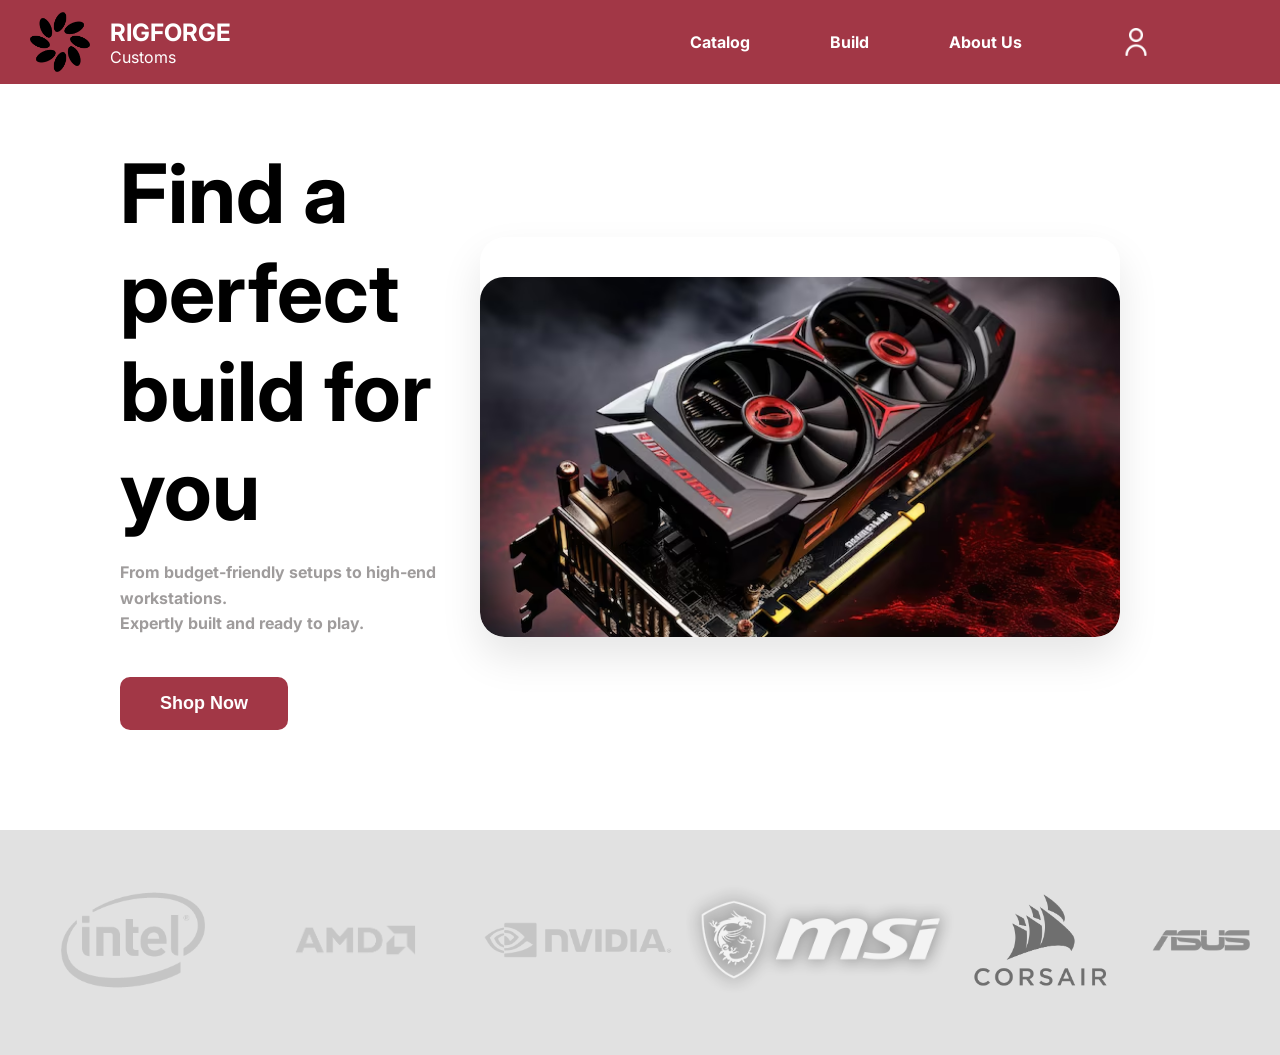
<file: RigForge Website/rigforge.html>
<html>

<head>
    <meta charset="UTF-8">
    <title>Rigforge Customs</title>
    <link rel="icon" type="image/x-icon" href="assets/rigforgeHeadLogo.png">
    <link rel="stylesheet" href="rigstyles.css">

    <link href="https://fonts.googleapis.com/css2?family=Inter:ital,opsz,wght
    @0,14..32,100..900;1,14..32,100..900&family=Montserrat:ital,
    wght@0,100..900;1,100..900&display=swap" rel="stylesheet">

</head>

<body>
    <a href="rigforge.html" class="redirectHome">
        <div class="headerBar">
            <img src="assets/rigforge.png" alt="Rigforge Logo">
            <div class="textOverlap">
                <h2>RIGFORGE</h2>
                <span>Customs</span>
            </div>
    </a>
    <div class="navigator">
        <div class="navItems">
            <a href="rigforgeCatalog.html">Catalog</a>
            <a href="rigforgeBuildPage.html">Build</a>
            <a href="rigforgeAboutUs.html">About Us</a>
            <a id="userNavBtn" href="rigforgeLogin.html"><img src="assets/user.png" alt="user"></a>
        </div>
    </div>
    </div>


    <div class="homeContent">

        <div class="leftHome">
            <span>Find a perfect build for you</span>
            <div class="biotext">
                <p>From budget-friendly setups to high-end workstations.</p>
                <p>Expertly built and ready to play.</p>
            </div>

            <div class="CTA">
                <button type="button" onclick="window.location.href='rigforgeCatalog.html'">
                    Shop Now
                </button>
            </div>
        </div>

        <div class="rightHome">
            <img src="assets/gpuHome.avif" alt="homeImage">
        </div>
    </div>

    <div class="brandShowcase">
        <img src="assets/intel.png" alt="Intel">
        <img src="assets/amd.png" alt="AMD">
        <img src="assets/nvidia.webp" alt="NVIDIA">
        <img src="assets/msi.png" alt="MSI">
        <img src="assets/corsair.png" alt="Corsair">
        <img src="assets/asus.png" alt="ASUS" height:150px;>
        <img src="assets/kingston.png" alt="Kingston">
    </div>
</body>


<script src="rigforge.js"></script>
</html>
</file>
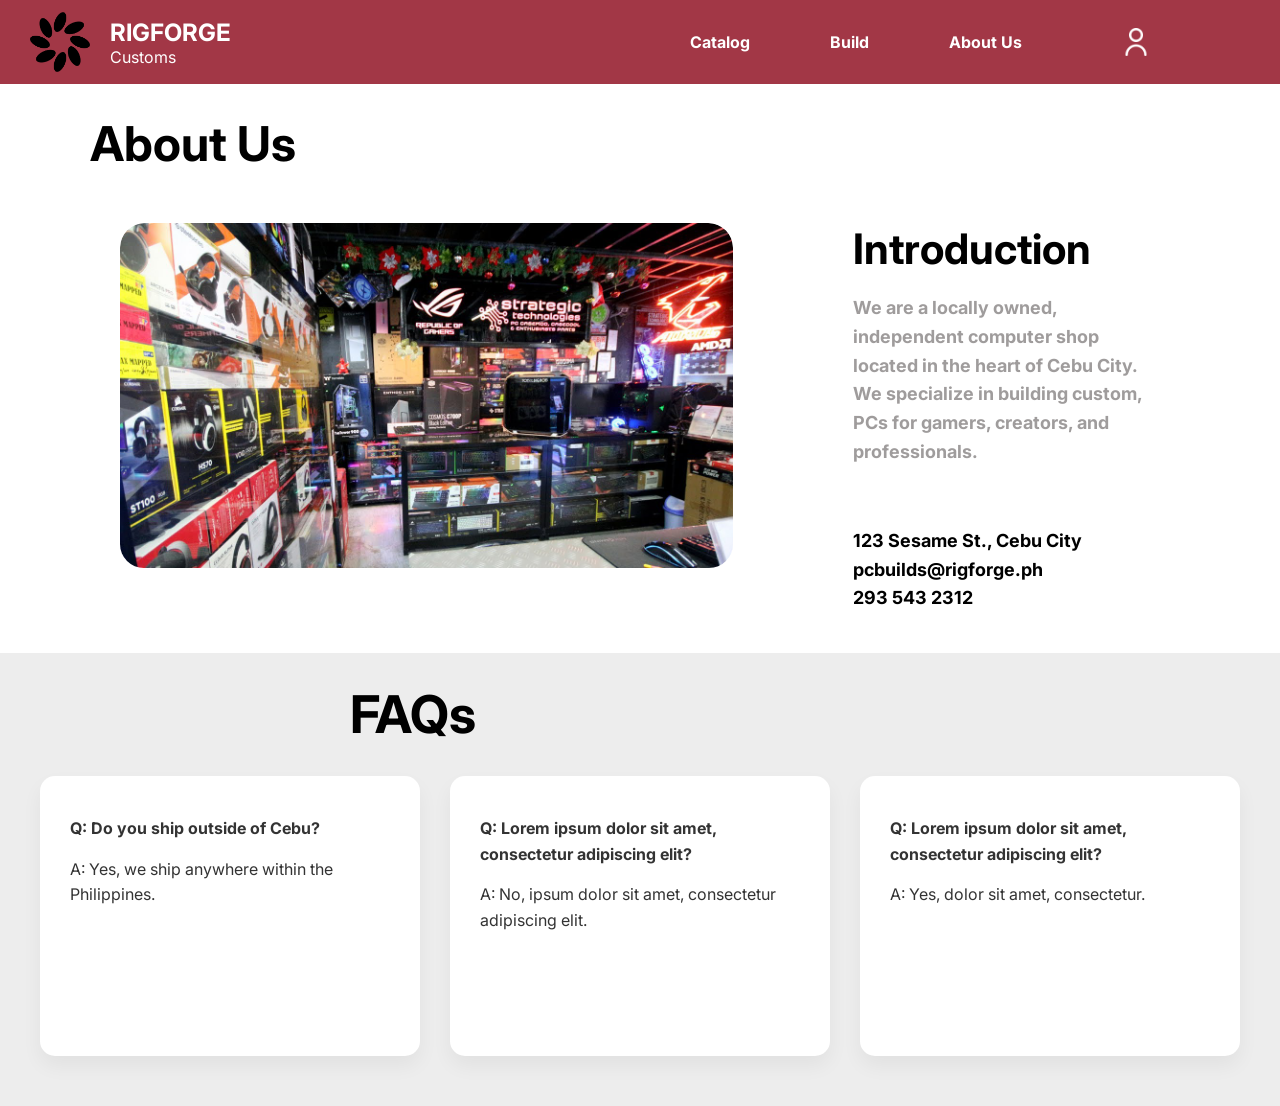
<file: RigForge Website/rigforgeAboutUs.html>
<html>

<head>
    <meta charset="UTF-8">
    <title>About Us | Rigforge Customs</title>
    <link rel="icon" type="image/x-icon" href="assets/rigforgeHeadLogo.png">
    <link rel="stylesheet" href="rigstyles.css">

    <link href="https://fonts.googleapis.com/css2?family=Inter:ital,opsz,wght
    @0,14..32,100..900;1,14..32,100..900&family=Montserrat:ital,
    wght@0,100..900;1,100..900&display=swap" rel="stylesheet">

</head>

<body>
    <a href="rigforge.html" class="redirectHome">
        <div class="headerBar">
            <img src="assets/rigforge.png" alt="Rigforge Logo">
            <div class="textOverlap">
                <h2>RIGFORGE</h2>
                <span>Customs</span>
            </div>
    </a>
    <div class="navigator">
        <div class="navItems">
            <a href="rigforgeCatalog.html">Catalog</a>
            <a href="rigforgeBuildPage.html">Build</a>
            <a href="rigforgeAboutUs.html">About Us</a>
            <a id="userNavBtn" href="rigforgeLogin.html"><img src="assets/user.png" alt="user"></a>
        </div>
    </div>
    </div>

    <div class="headText">
        <span>About Us</span>
    </div>

    <div class="aboutIntro">
        <div class="leftAbout">
            <img src="assets/pcstore.jpg" alt="homeImage">
        </div>

        <div class="rightAbout">
            <h2>Introduction</h2>
            <span>We are a locally owned, independent computer shop located in the heart of Cebu City. We specialize in building custom, PCs for gamers, creators, and professionals.</span>

            <div class="contactInfo">
                <p>123 Sesame St., Cebu City</p>
                <p>pcbuilds@rigforge.ph</p>
                <p>293 543 2312</p>
            </div>

        </div>
    </div>

    <div id="FAQ">
        <div id="FAQ">
            <div class="questionsTitle">
                <span>FAQs</span>
            </div>

            <div class="question">
                <div class="questionCard">
                    <p><strong>Q: Do you ship outside of Cebu?</strong></p>
                    <p>A: Yes, we ship anywhere within the Philippines.</p>
                </div>
                <div class="questionCard">
                    <p><strong>Q: Lorem ipsum dolor sit amet, consectetur adipiscing elit?</strong></p>
                    <p>A: No, ipsum dolor sit amet, consectetur adipiscing elit.</p>
                </div>
                <div class="questionCard">
                    <p><strong>Q: Lorem ipsum dolor sit amet, consectetur adipiscing elit?</strong></p>
                    <p>A: Yes, dolor sit amet, consectetur.</p>
                </div>
            </div>
        </div>
    </div>




<script src="rigforge.js"></script>

</body>



</html>
</file>
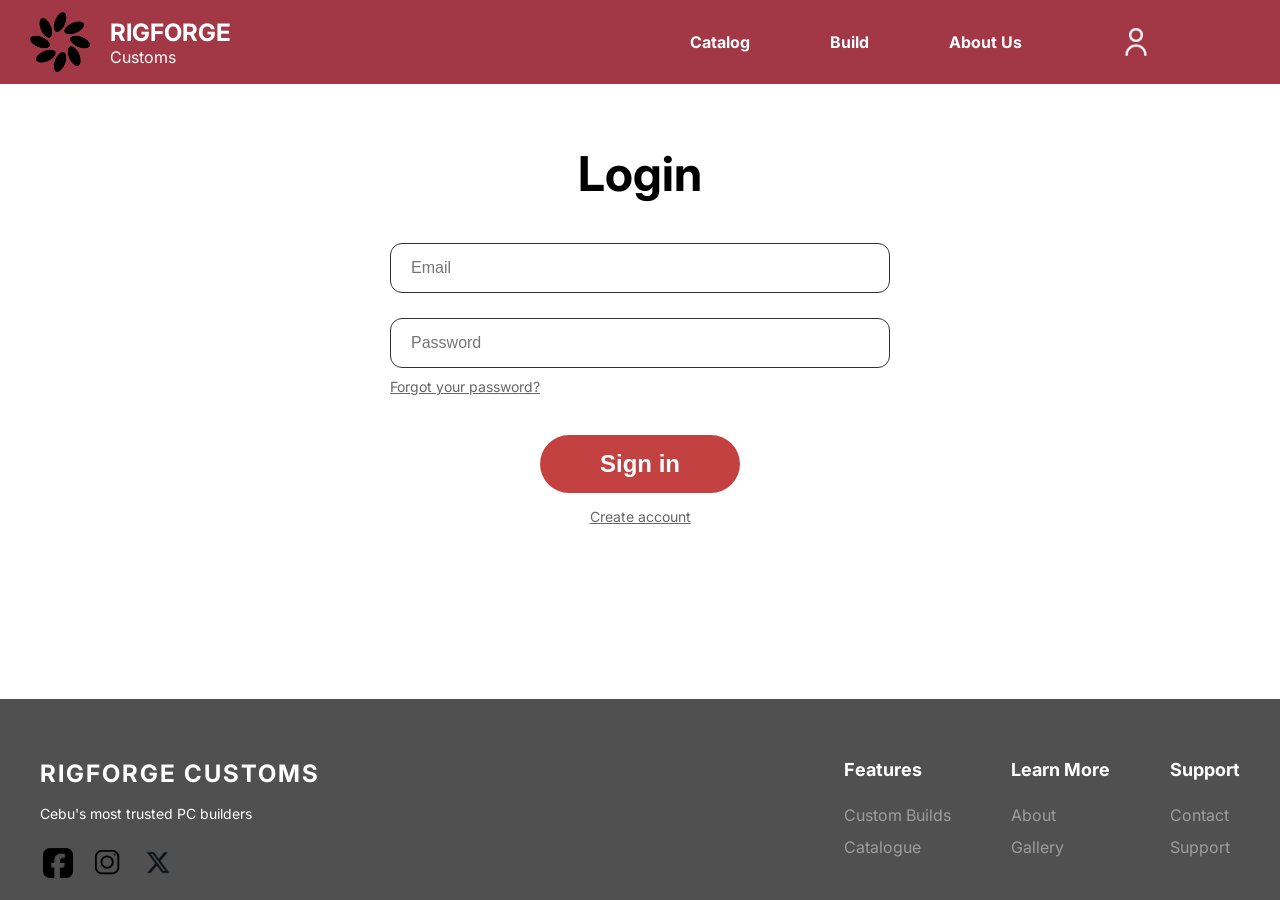
<file: RigForge Website/rigforgeAccount.html>
<html>

<head>
    <title>Account | Rigforge Customs</title>
    <link rel="icon" type="image/x-icon" href="assets/rigforgeHeadLogo.png">
    <link rel="stylesheet" href="rigstyles.css">

    <link href="https://fonts.googleapis.com/css2?family=Inter:ital,opsz,wght
    @0,14..32,100..900;1,14..32,100..900&family=Montserrat:ital,
    wght@0,100..900;1,100..900&display=swap" rel="stylesheet">

</head>

<body>
    <!-- Header -->
    <a href="rigforge.html" class="redirectHome">
        <div class="headerBar">
            <img src="assets/rigforge.png" alt="Rigforge Logo">
            <div class="textOverlap">
                <h2>RIGFORGE</h2>
                <span>Customs</span>
            </div>
    </a>

    <div class="navigator">
        <div class="navItems">
            <a href="rigforgeCatalog.html">Catalog</a>
            <a href="rigforgeBuildPage.html">Build</a>
            <a href="rigforgeAboutUs.html">About Us</a>
            <a id="userNavBtn" href="rigforgeLogin.html"><img src="assets/user.png" alt="user"></a>
        </div>
    </div>
    </div>

    <!-- Start of Content here-->

<main class="account-page">
    <h1>My Account</h1>

    <div class="account-section">
        <h3>Account Details</h3>
        <button class="edit-btn" id="editBtn">Edit</button>
        <table class="details-table">
            <tr>
                <td>Name:</td>
                <td id="user-name"></td>
            </tr>
            <tr>
                <td>Email:</td>
                <td id="user-email"></td>
            </tr>
            <tr>
                <td>Address:</td>
                <td id="user-address"></td>
            </tr>
            <tr>
                <td>Address 2:</td>
                <td id="user-address2"></td>
            </tr>
        </table>
        <div class="edit-actions" id="editActions">
            <span class="save-toast" id="saveToast">&#10003; Saved</span>
            <button class="cancel-btn" id="cancelBtn">Cancel</button>
            <button class="save-btn" id="saveBtn">Save Changes</button>
        </div>
    </div>

    <div class="order-section">
        <h3>Order History</h3>
        <p>You haven't placed an order yet...</p>
    </div>

    <div class="logout-container">
        <a href="#" class="logout-link">Logout</a>
    </div>
</main>



    <footer>
        <div class="footerContainer">
            <div class="footerBrand">
                <div class="titleText">
                    <h2>RIGFORGE CUSTOMS</h2>
                </div>
                <p>Cebu's most trusted PC builders</p>
                <div class="socialPlaceholders">
                    <div class="socialCircle"><a href="#"><img src="assets/facebook.webp"></a></div>
                    <div class="socialCircle"><a href="#"><img src="assets/insta.png"></a></div>
                    <div class="socialCircle"><a href="#"><img src="assets/x.png"></a></div>
                </div>
            </div>

            <div class="footerLinks">
                <h3>Features</h3>
                <a href="rigforgeBuildPage.html">Custom Builds</a>
                <a href="rigforgeCatalog.html">Catalogue</a>
            </div>

            <div class="footerLinks">
                <h3>Learn More</h3>
                <a href="rigforgeAboutUs.html">About</a>
                <a href="rigforgeBuildPage.html">Gallery</a>
            </div>
            <div class="footerLinks">
                <h3>Support</h3>
                <a href="rigforgeAboutUs.html">Contact</a>
                <a href="rigforgeAboutUs.html">Support</a>
            </div>



        </div>

    </footer>


    <script src="rigforge.js"></script>
</body>



</html>
</file>
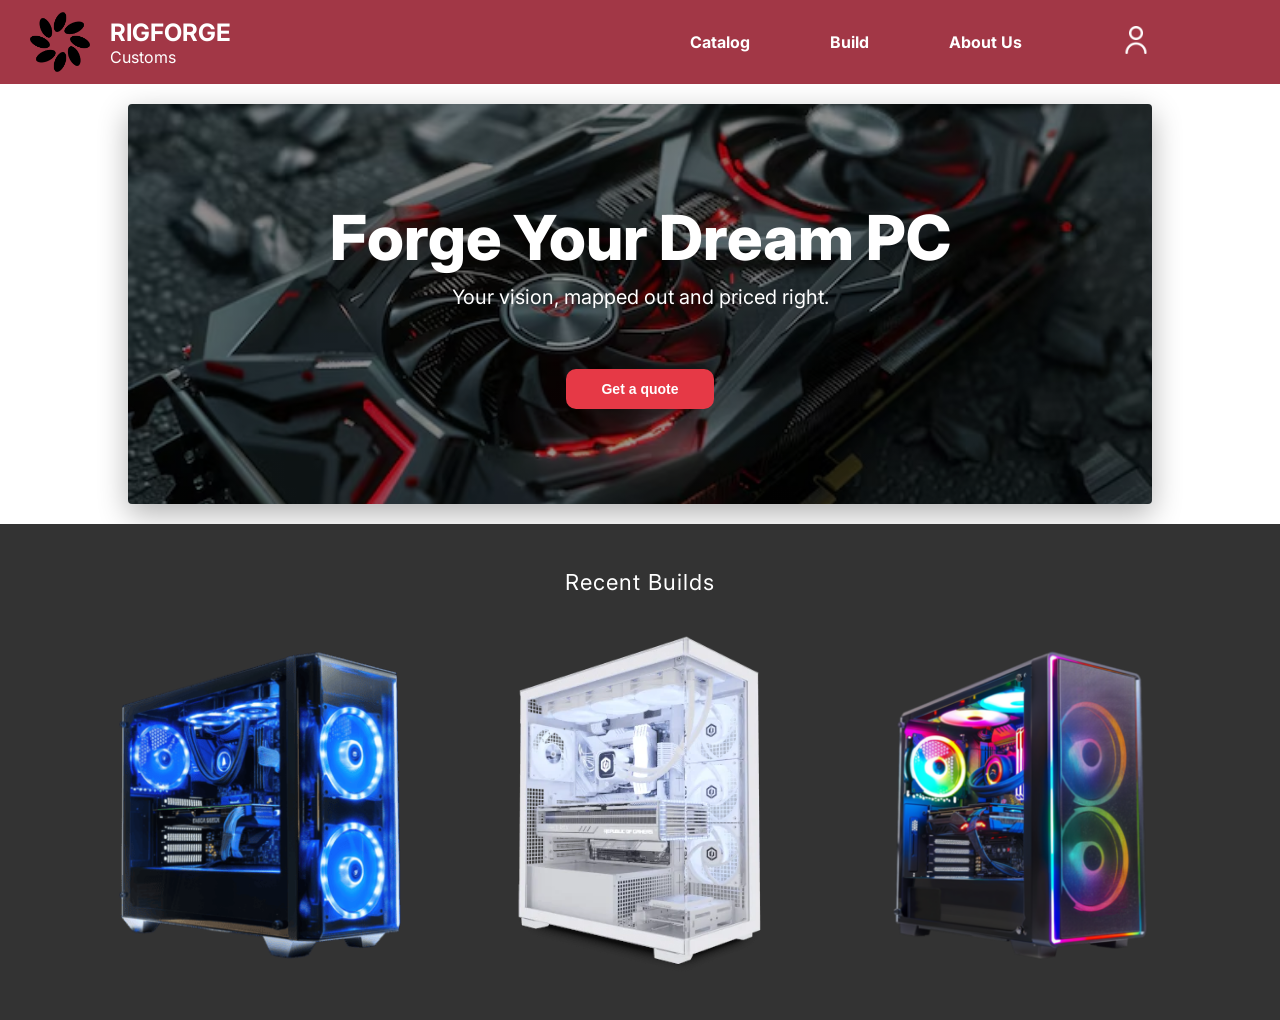
<file: RigForge Website/rigforgeBuildPage.html>
<!DOCTYPE html>
<html lang="en">
<head>
    <meta charset="UTF-8">
    <title>Build | Rigforge Customs</title>
    <link rel="icon" type="image/x-icon" href="assets/rigforgeHeadLogo.png">
    <link rel="stylesheet" href="rigstyles.css">
    <link href="https://fonts.googleapis.com/css2?family=Inter:ital,opsz,wght@0,14..32,100..900;1,14..32,100..900&family=Montserrat:ital,wght@0,100..900;1,100..900&display=swap" rel="stylesheet">
</head>
<body class="force-no-scroll">

    <header class="headerBar">
        <a href="rigforge.html" class="redirectHome">
            <img src="assets/rigforge.png" alt="Rigforge Logo">
            <div class="textOverlap">
                <h2>RIGFORGE</h2>
                <span>Customs</span>
            </div>
        </a>
        <div class="navigator">
            <div class="navItems">
                <a href="rigforgeCatalog.html">Catalog</a>
                <a href="rigforgeBuildPage.html">Build</a>
                <a href="rigforgeAboutUs.html">About Us</a>
                <a id="userNavBtn" href="rigforgeLogin.html"><img src="assets/user.png" alt="user"></a>
            </div>
        </div>
    </header>

    <main>
        <section class="buildHero">
            <div class="heroContent">
                <h1>Forge Your Dream PC</h1>
                <p>Your vision, mapped out and priced right.</p>
                <button onclick="window.location.href='rigforgeQuotation.html'" class="quoteBuildBtn">Get a quote</button>
            </div>
        </section>
    </main>

    <section class="recentBuilds">
        <h3>Recent Builds</h3>
    <div class="build">
        <div class="buildsContainer">
            <div class="buildItem"><img src="assets/recbuild1.png" alt="Build 1"></div>
            <div class="buildItem"><img src="assets/recbuild2.png" alt="Build 2"></div>
            <div class="buildItem"><img src="assets/recbuild3.png" alt="Build 3"></div>
        </div>
    </div>
    </section>
<script src="rigforge.js"></script>
</body>
</html>
</file>
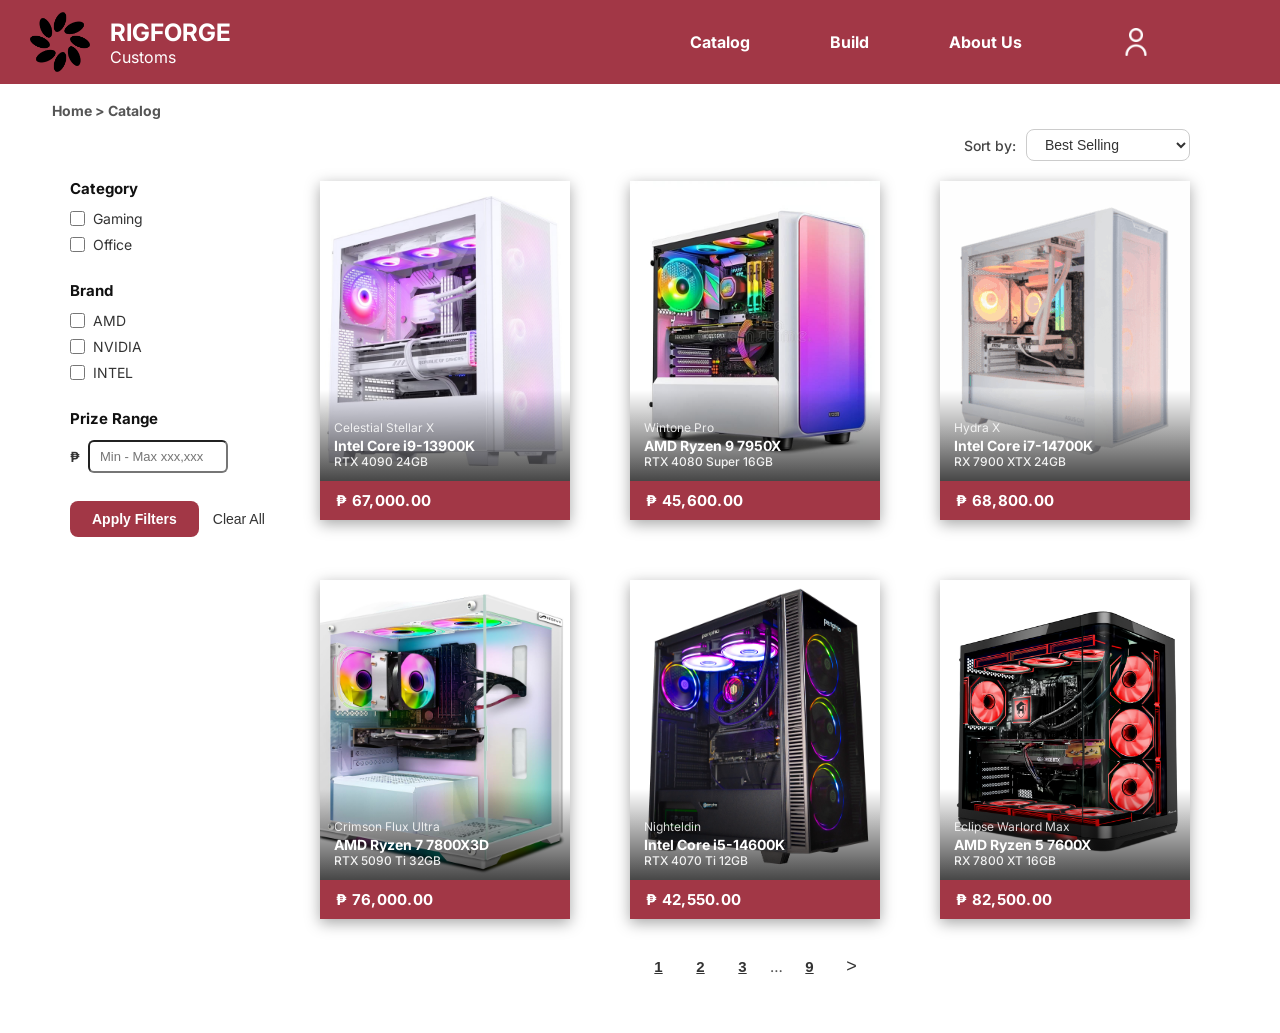
<file: RigForge Website/rigforgeCatalog.html>
<html>

<head>
    <meta charset="UTF-8">
    <title>Catalog | Rigforge Customs</title>
    <link rel="icon" type="image/x-icon" href="assets/rigforgeHeadLogo.png">
    <link rel="stylesheet" href="rigstyles.css">

    <link href="https://fonts.googleapis.com/css2?family=Inter:ital,opsz,wght
    @0,14..32,100..900;1,14..32,100..900&family=Montserrat:ital,
    wght@0,100..900;1,100..900&display=swap" rel="stylesheet">

</head>

<body class="force-no-scroll">
    <a href="rigforge.html" class="redirectHome">
        <div class="headerBar">
            <img src="assets/rigforge.png" alt="Rigforge Logo">
            <div class="textOverlap">
                <h2>RIGFORGE</h2>
                <span>Customs</span>
            </div>
    </a>
    <div class="navigator">
        <div class="navItems">
            <a href="rigforgeCatalog.html">Catalog</a>
            <a href="rigforgeBuildPage.html">Build</a>
            <a href="rigforgeAboutUs.html">About Us</a>
            <a id="userNavBtn" href="rigforgeLogin.html"><img src="assets/user.png" alt="user"></a>
        </div>
    </div>
    </div>

    <div class="catalogWrapper">

        <div class="redirection">
            <a href="rigforge.html">Home</a> &gt; Catalog
        </div>

        <div class="catalogMain">

            <aside class="catalogSidebar">

                <div class="filterGroup">
                    <h4>Category</h4>
                    <label class="filterOption">
                        <input type="checkbox" data-filter="category" value="Gaming"> Gaming
                    </label>
                    <label class="filterOption">
                        <input type="checkbox" data-filter="category" value="Office"> Office
                    </label>
                </div>

                <div class="filterGroup">
                    <h4>Brand</h4>
                    <label class="filterOption">
                        <input type="checkbox" data-filter="brand" value="AMD"> AMD
                    </label>
                    <label class="filterOption">
                        <input type="checkbox" data-filter="brand" value="NVIDIA"> NVIDIA
                    </label>
                    <label class="filterOption">
                        <input type="checkbox" data-filter="brand" value="INTEL"> INTEL
                    </label>
                </div>

                <div class="priceRangeGroup">
                    <h4>Prize Range</h4>
                    <div class="priceInputRow">
                        <span>&#8369;</span>
                        <input type="text" class="priceInput" placeholder="Min - Max xxx,xxx">
                    </div>
                </div>

                <div class="filterActions">
                    <button class="applyBtn">Apply Filters</button>
                    <button class="clearBtn">Clear All</button>
                </div>

            </aside>

            <div class="catalogContent">

                <div class="sortBar">
                    <label>Sort by:</label>
                    <select class="sortSelect" id="sortSelect">
                        <option value="best">Best Selling</option>
                        <option value="low">Price: Low to High</option>
                        <option value="high">Price: High to Low</option>
                        <option value="newest">Newest</option>
                    </select>
                </div>


                <div class="productGrid" id="productGrid"></div>

                <div class="numberBar">
                    <button class="pageBtn active">1</button>
                    <button class="pageBtn">2</button>
                    <button class="pageBtn">3</button>
                    <span class="pageDots">&#8230;</span>
                    <button class="pageBtn">9</button>
                    <button class="pageArrow">&#62;</button>
                </div>

            </div>

        </div>

    </div>

 
    <script src="rigforge.js"></script>

</body>

</html>
</file>
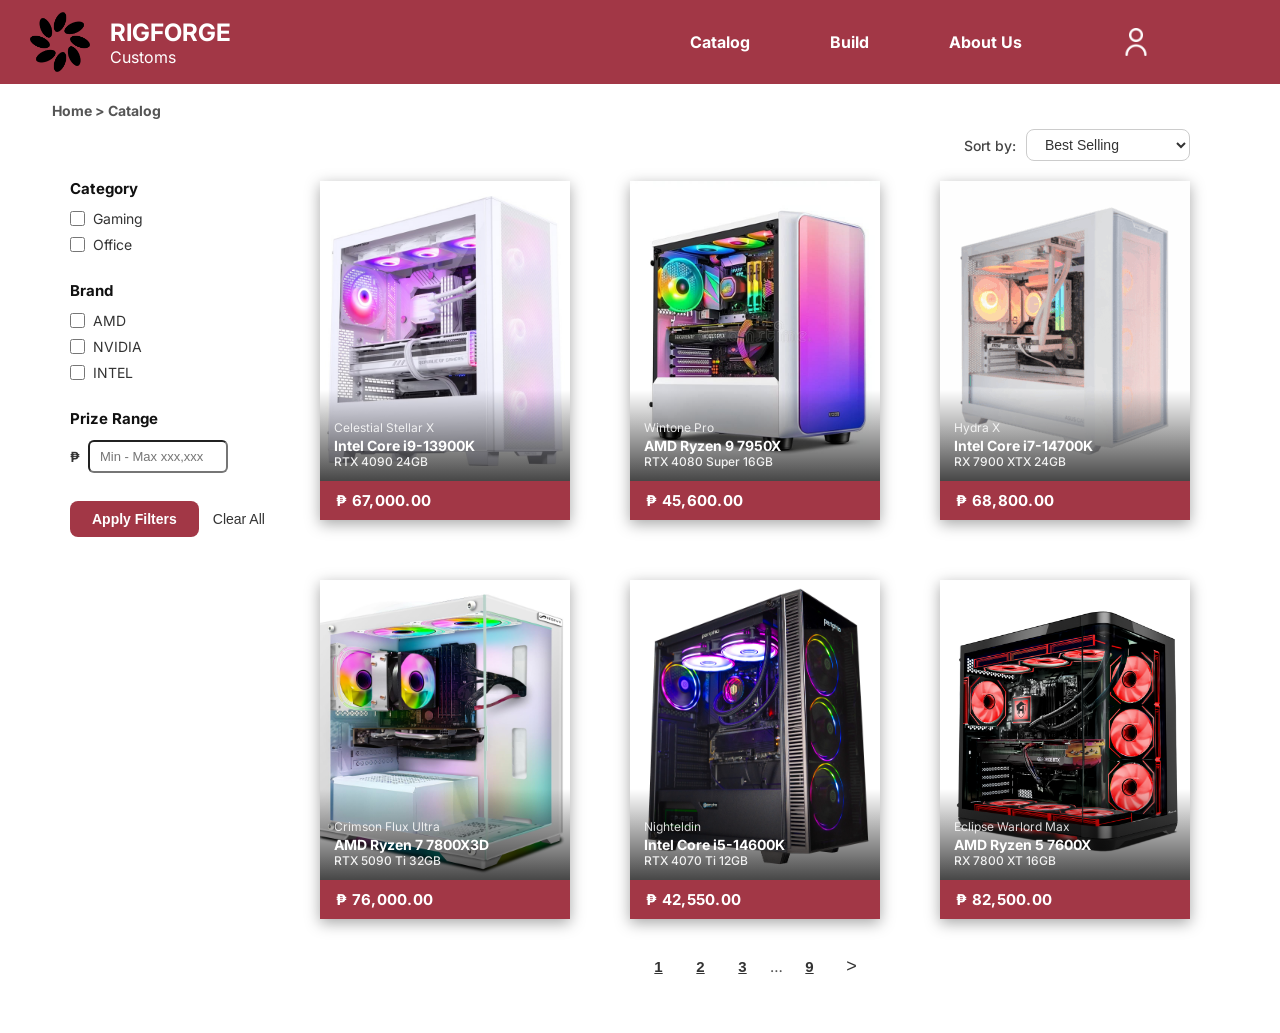
<file: RigForge Website/rigforgeCheckout.html>
<html>

<head>
    <meta charset="UTF-8">
    <title>Checkout | Rigforge Customs</title>
    <link rel="icon" type="image/x-icon" href="assets/rigforgeHeadLogo.png">
    <link rel="stylesheet" href="rigstyles.css">
    <link href="https://fonts.googleapis.com/css2?family=Inter:ital,opsz,wght@0,14..32,100..900;1,14..32,100..900&family=Montserrat:ital,wght@0,100..900;1,100..900&display=swap" rel="stylesheet">
</head>

<body>
    <a href="rigforge.html" class="redirectHome">
        <div class="headerBar">
            <img src="assets/rigforge.png" alt="Rigforge Logo">
            <div class="textOverlap">
                <h2>RIGFORGE</h2>
                <span>Customs</span>
            </div>
    </a>
    <div class="navigator">
        <div class="navItems">
            <a href="rigforgeCatalog.html">Catalog</a>
            <a href="rigforgeBuildPage.html">Build</a>
            <a href="rigforgeAboutUs.html">About Us</a>
            <a id="userNavBtn" href="rigforgeLogin.html"><img src="assets/user.png" alt="user"></a>
        </div>
    </div>
    </div>

    <div class="checkoutWrapper">

        <div class="checkoutLeft">
            <h2 class="checkoutTitle">Check Out</h2>

            <div class="checkoutSection">
                <label class="checkoutLabel">Contact</label>
                <div class="inputGroup">
                    <input type="text" id="fieldContact" class="checkoutInput" placeholder="Email or mobile number">
                </div>
            </div>

            <div class="checkoutSection">
                <label class="checkoutLabel">Delivery</label>
                <input type="text" class="checkoutInput" value="Philippines">
                <div class="checkoutRow">
                    <div class="inputGroup">
                        <input type="text" id="fieldFirstName" class="checkoutInput half" placeholder="First name (optional)">
                    </div>
                    <div class="inputGroup">
                        <input type="text" id="fieldLastName" class="checkoutInput half" placeholder="Last name">
                    </div>
                </div>
                <div class="inputGroup">
                    <input type="text" id="fieldAddress" class="checkoutInput" placeholder="Address">
                </div>
                <div class="inputGroup">
                    <input type="text" id="fieldBarangay" class="checkoutInput" placeholder="Barangay">
                </div>
                <input type="text" class="checkoutInput" placeholder="Landmark">
                <div class="checkoutRow">
                    <div class="inputGroup">
                        <input type="text" id="fieldPostal" class="checkoutInput half" placeholder="Postal code">
                    </div>
                    <div class="inputGroup">
                        <input type="text" id="fieldCity" class="checkoutInput half" placeholder="City">
                    </div>
                </div>
                <input type="text" class="checkoutInput" value="Cebu">
                <div class="inputGroup">
                    <input type="text" id="fieldPhone" class="checkoutInput" placeholder="Phone">
                </div>
            </div>

            <div class="checkoutSection">
                <label class="checkoutLabel">Shipping method</label>
                <div class="checkoutRadioGroup">
                    <label class="checkoutRadioOption selected">
                        <input type="radio" name="shipping" value="bank" checked> Bank Deposit
                    </label>
                    <label class="checkoutRadioOption">
                        <input type="radio" name="shipping" value="gcash"> GCash
                    </label>
                </div>
            </div>

            <div class="checkoutSection">
                <label class="checkoutLabel">Billing address</label>
                <div class="checkoutRadioGroup">
                    <label class="checkoutRadioOption selected">
                        <input type="radio" name="billing" value="same" checked> Same as shipping address
                    </label>
                    <label class="checkoutRadioOption">
                        <input type="radio" name="billing" value="different"> Use a different billing address
                    </label>
                </div>
            </div>

            <div class="checkoutSection">
                <label class="checkoutAgree">
                    <input type="checkbox"> I agree with the terms and conditions.
                </label>
            </div>

            <button class="completeOrderBtn">Complete Order</button>
        </div>

        <div class="checkoutRight">

            <div class="checkoutProductRow">
                <img id="checkoutProductImage" src="" alt="">
                <div class="checkoutProductDetails">
                    <strong><p id="checkoutProductTitle"></p></strong>
                    <p id="checkoutProductName"></p>
                    <p id="checkoutProductSpec"></p>
                </div>
                <p class="checkoutProductPrice" id="checkoutProductPrice"></p>
            </div>

            <div class="checkoutSummary">
                <div class="checkoutSummaryRow">
                    <span>Subtotal</span>
                    <span id="checkoutSubtotal"></span>
                </div>
                <div class="checkoutSummaryRow">
                    <span>Shipping</span>
                    <span class="checkoutShippingNote">Enter shipping address</span>
                </div>
                <div class="checkoutSummaryRow total">
                    <span>Total</span>
                    <span id="checkoutTotal"></span>
                </div>
            </div>

        </div>

    </div>

    <script src="rigforge.js"></script>

</body>

</html>
</file>
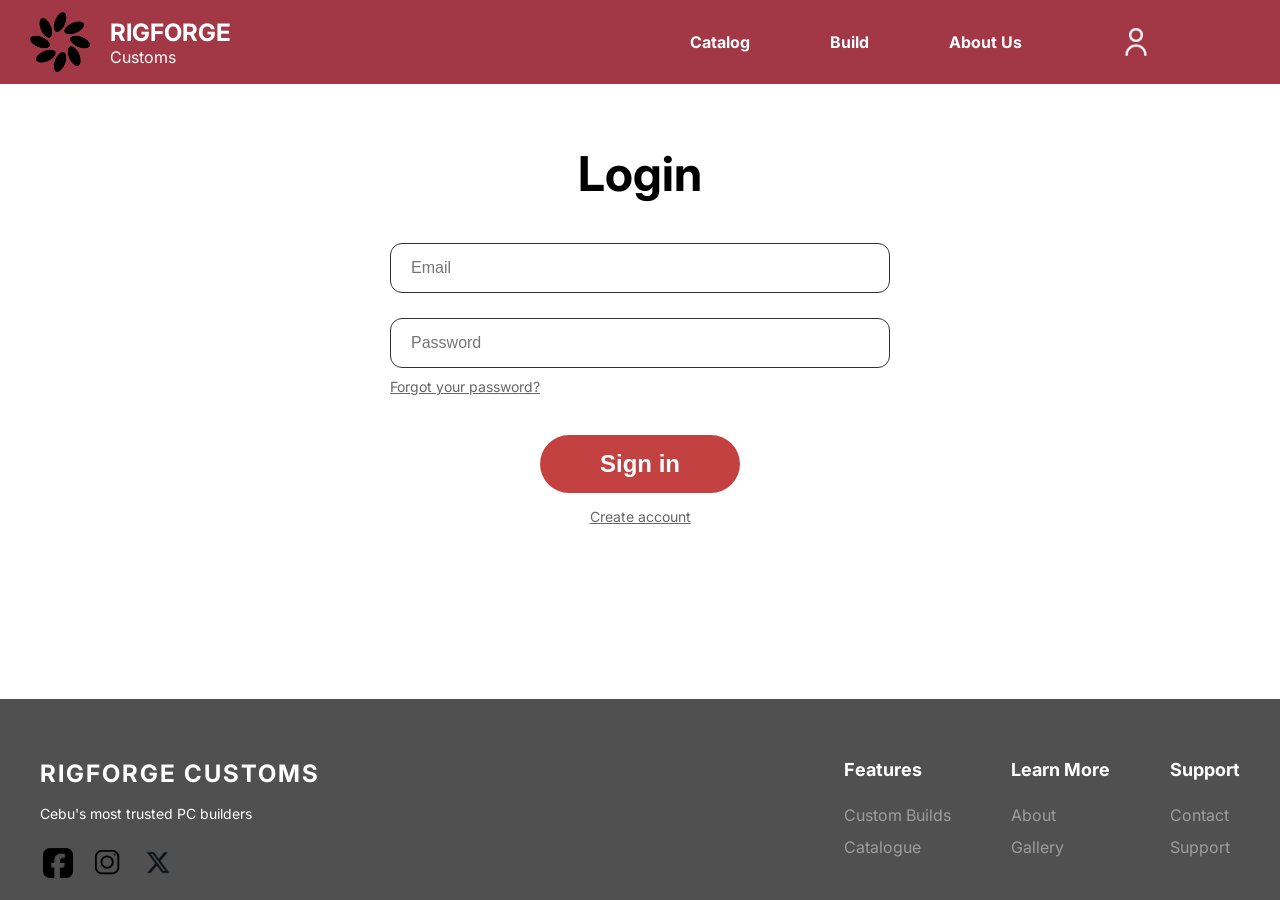
<file: RigForge Website/rigforgeLogin.html>
<html>

<head>
    <meta charset="UTF-8">
    <title>Login | Rigforge Customs</title>
    <link rel="icon" type="image/x-icon" href="assets/rigforgeheadLogo.png">
    <link rel="stylesheet" href="rigstyles.css">

    <link href="https://fonts.googleapis.com/css2?family=Inter:ital,opsz,wght
    @0,14..32,100..900;1,14..32,100..900&family=Montserrat:ital,
    wght@0,100..900;1,100..900&display=swap" rel="stylesheet">

</head>

<body>
    <!-- Header -->
    <a href="rigforge.html" class="redirectHome">
        <div class="headerBar">
            <img src="assets/rigforge.png" alt="Rigforge Logo">
            <div class="textOverlap">
                <h2>RIGFORGE</h2>
                <span>Customs</span>
            </div>
    </a>

    <div class="navigator">
        <div class="navItems">
            <a href="rigforgeCatalog.html">Catalog</a>
            <a href="rigforgeBuildPage.html">Build</a>
            <a href="rigforgeAboutUs.html">About Us</a>
            <a id="userNavBtn" href="rigforgeLogin.html"><img src="assets/user.png" alt="user"></a>
        </div>
    </div>
    </div>

    <div class="login">
        <h1>Login</h1>

        <form class="loginForm">
            <input type="text" id="loginEmail" placeholder="Email" class="loginBox">
            <input type="password" id="loginPassword" placeholder="Password" class="loginBox">
            <a href="#" class="forgotPassword">Forgot your password?</a>
            <button type="button" id="loginBtn" class="signin">Sign in</button>
            <a href="rigForgeRegister.html" class="createAccount">Create account</a>
        </form>
    </div>

    <footer>
        <div class="footerContainer">
            <div class="footerBrand">
                <div class="titleText">
                    <h2>RIGFORGE CUSTOMS</h2>
                </div>
                <p>Cebu's most trusted PC builders</p>
                <div class="socialPlaceholders">
                    <div class="socialCircle"><a href="#"><img src="assets/facebook.webp"></a></div>
                    <div class="socialCircle"><a href="#"><img src="assets/insta.png"></a></div>
                    <div class="socialCircle"><a href="#"><img src="assets/x.png"></a></div>
                </div>
            </div>

            <div class="footerLinks">
                <h3>Features</h3>
                <a href="rigforgeBuildPage.html">Custom Builds</a>
                <a href="rigforgeCatalog.html">Catalogue</a>
            </div>

            <div class="footerLinks">
                <h3>Learn More</h3>
                <a href="rigforgeAboutUs.html">About</a>
                <a href="rigforgeBuildPage.html">Gallery</a>
            </div>
            <div class="footerLinks">
                <h3>Support</h3>
                <a href="rigforgeAboutUs.html">Contact</a>
                <a href="rigforgeAboutUs.html">Support</a>
            </div>



        </div>

    </footer>


    <script src="rigforge.js"></script>
</body>



</html>
</file>
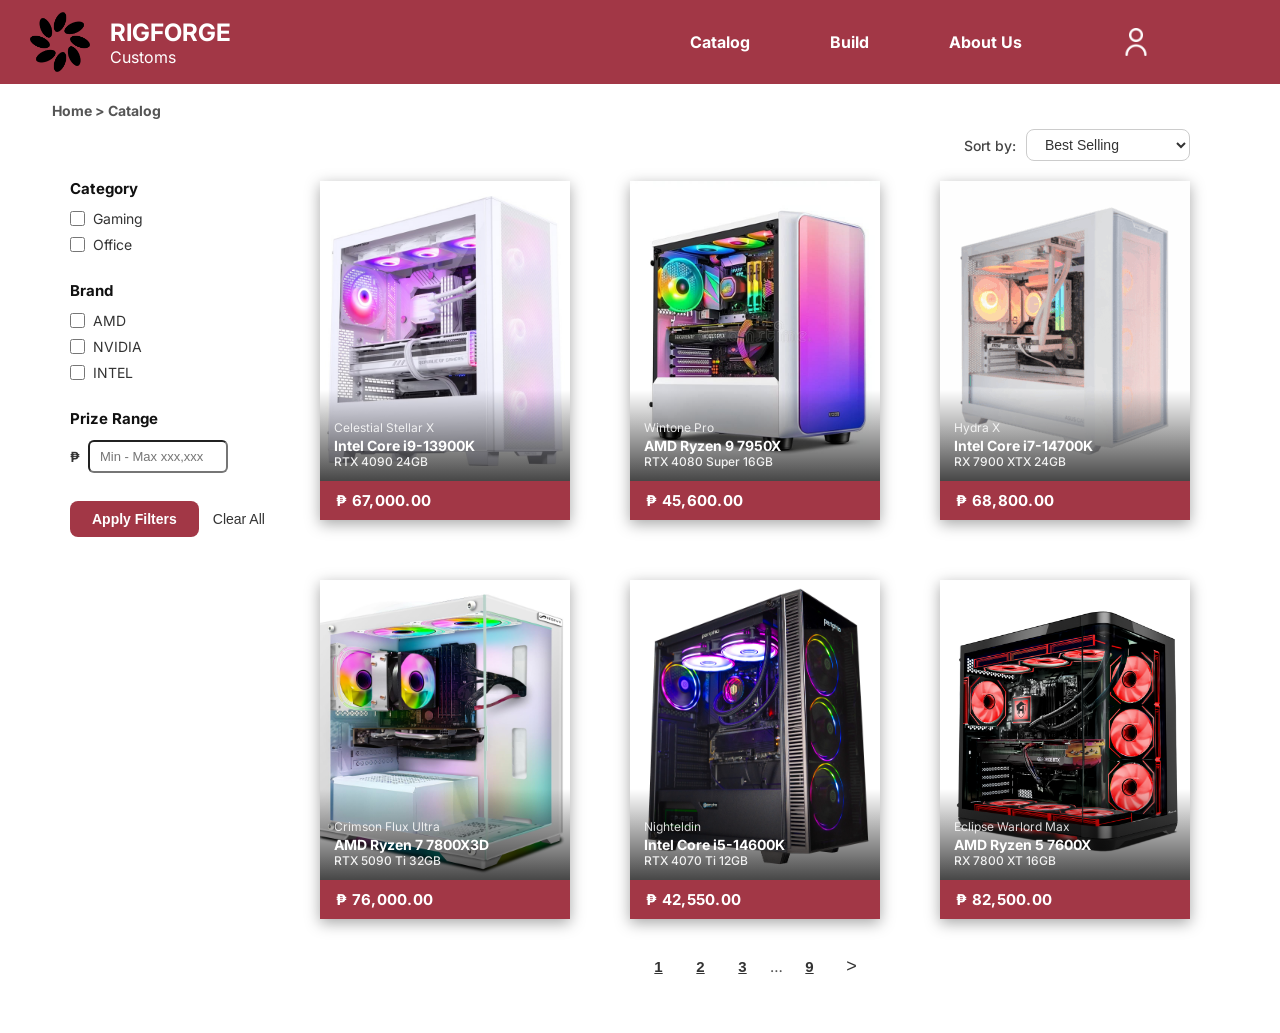
<file: RigForge Website/rigforgeProductPage.html>
<html>

<head>
    <meta charset="UTF-8">
    <title>Product Page | Rigforge Customs</title>
    <link rel="icon" type="image/x-icon" href="assets/rigforgeHeadLogo.png">
    <link rel="stylesheet" href="rigstyles.css">
    <link href="https://fonts.googleapis.com/css2?family=Inter:ital,opsz,wght@0,14..32,100..900;1,14..32,100..900&family=Montserrat:ital,wght@0,100..900;1,100..900&display=swap" rel="stylesheet">
</head>

<body>
    <a href="rigforge.html" class="redirectHome">
        <div class="headerBar">
            <img src="assets/rigforge.png" alt="Rigforge Logo">
            <div class="textOverlap">
                <h2>RIGFORGE</h2>
                <span>Customs</span>
            </div>
    </a>
    <div class="navigator">
        <div class="navItems">
            <a href="rigforgeCatalog.html">Catalog</a>
            <a href="rigforgeBuildPage.html">Build</a>
            <a href="rigforgeAboutUs.html">About Us</a>
            <a id="userNavBtn" href="rigforgeLogin.html"><img src="assets/user.png" alt="user"></a>
        </div>
    </div>
    </div>

    <div class="catalogWrapper">


        <div class="redirection">
            <a href="rigforge.html">Home</a> &gt;
            <a href="rigforgeCatalog.html">Catalog</a> &gt;
            <span id="breadcrumbName"></span>
        </div>

        <div class="productDetailWrapper">

 
            <div class="productImageSection">


                <div class="thumbnailStrip">
                    <img class="thumbnail active" id="thumb1" src="" alt="Main view">
                    <img class="thumbnail" id="thumb2" src="assets/placeholder1.webp" alt="View 2">
                    <img class="thumbnail" id="thumb3" src="assets/placeholder2.webp" alt="View 3">
                </div>

                
                <div class="mainImageWrap">
                    <img id="mainProductImage" src="" alt="">
                </div>

            </div>


            <div class="productDetailInfo">


                <h1 id="productName"></h1>
                <p class="productDetailMeta">&#9733; No Reviews</p>
                <p class="productDetailMeta">Available Units: <span id="productUnits">7</span></p>
                <p class="productDetailPrice" id="productPrice"></p>

                <div class="productQtyRow">
                    <label for="productQty">Qty</label>
                    <input type="number" id="productQty" value="1" min="1">
                </div>

                <button class="buyNowBtn" id="buyNowBtn">Buy Now</button>

            </div>

        </div>

        <hr class="productDivider">


        <div class="productDescSection">
            <h3>Product Description</h3>

            <p id="productDescription"></p>

            <h3>Product Specifications</h3>
            <ul id="productSpecs">

            </ul>
        </div>

    </div>


    <script src="rigforge.js"></script>

</body>

</html>
</file>
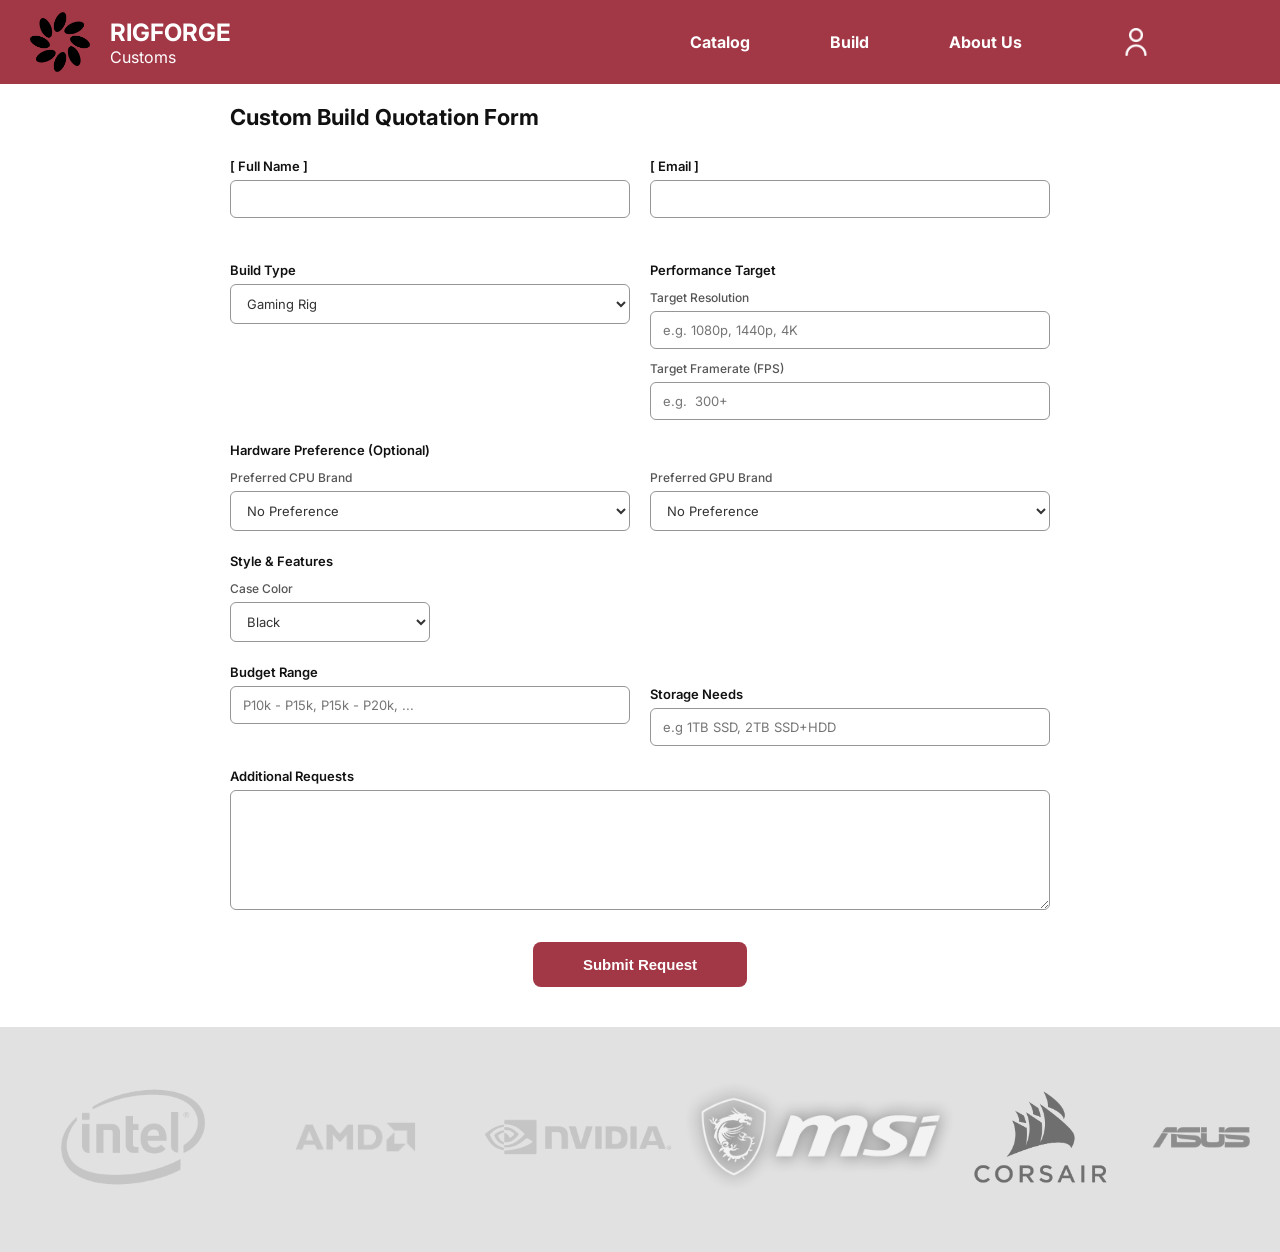
<file: RigForge Website/rigforgeQuotation.html>
<html>

<head>
    <meta charset="UTF-8">
    <title>Quotation | Rigforge Customs</title>
    <link rel="icon" type="image/x-icon" href="assets/rigforgeHeadLogo.png">
    <link rel="stylesheet" href="rigstyles.css">
    <link href="https://fonts.googleapis.com/css2?family=Inter:ital,opsz,wght@0,14..32,100..900;1,14..32,100..900&family=Montserrat:ital,wght@0,100..900;1,100..900&display=swap" rel="stylesheet">
</head>

<body>
    <a href="rigforge.html" class="redirectHome">
        <div class="headerBar">
            <img src="assets/rigforge.png" alt="Rigforge Logo">
            <div class="textOverlap">
                <h2>RIGFORGE</h2>
                <span>Customs</span>
            </div>
    </a>
    <div class="navigator">
        <div class="navItems">
            <a href="rigforgeCatalog.html">Catalog</a>
            <a href="rigforgeBuildPage.html">Build</a>
            <a href="rigforgeAboutUs.html">About Us</a>
            <a id="userNavBtn" href="rigforgeLogin.html"><img src="assets/user.png" alt="user"></a>
        </div>
    </div>
    </div>

    <div class="quotationWrapper">

        <h2 class="quotationTitle">Custom Build Quotation Form</h2>

        <div class="quotationForm">

            <div class="quotationRow">
                <div class="quotationGroup">
                    <label class="quotationLabel">[ Full Name ]</label>
                    <input type="text" id="qFullName" class="quotationInput">
                    <span class="quotationError" id="errFullName"></span>
                </div>
                <div class="quotationGroup">
                    <label class="quotationLabel">[ Email ]</label>
                    <input type="text" id="qEmail" class="quotationInput">
                    <span class="quotationError" id="errEmail"></span>
                </div>
            </div>

            <div class="quotationRow alignTop">

                <div class="quotationGroup">
                    <label class="quotationLabel">Build Type</label>
                    <select id="qBuildType" class="quotationSelect">
                        <option>Gaming Rig</option>
                        <option>Workstation</option>
                        <option>Server</option>
                        <option>Office</option>
                        <option>Creative</option>
                    </select>
                </div>

                <div class="quotationGroup">
                    <label class="quotationLabel">Performance Target</label>

                    <label class="quotationSubLabel">Target Resolution</label>
                    <input type="text" class="quotationInput" placeholder="e.g. 1080p, 1440p, 4K">

                    <label class="quotationSubLabel">Target Framerate (FPS)</label>
                    <input type="text" class="quotationInput" placeholder="e.g.  300+">
                </div>

            </div>

            <div class="quotationGroup">
                <label class="quotationLabel">Hardware Preference (Optional)</label>
                <div class="quotationRow">
                    <div class="quotationGroup">
                        <label class="quotationSubLabel">Preferred CPU Brand</label>
                        <select class="quotationSelect">
                            <option>No Preference</option>
                            <option>Intel</option>
                            <option>AMD</option>
                        </select>
                    </div>
                    <div class="quotationGroup">
                        <label class="quotationSubLabel">Preferred GPU Brand</label>
                        <select class="quotationSelect">
                            <option>No Preference</option>
                            <option>Intel</option>
                            <option>AMD</option>
                        </select>
                    </div>
                </div>
            </div>

            <div class="quotationGroup">
                <label class="quotationLabel">Style & Features</label>
                <label class="quotationSubLabel">Case Color</label>
                <select class="quotationSelect quotationSelectNarrow">
                    <option>Black</option>
                    <option>White</option>
                    <option>Red</option>
                    <option>Custom</option>
                </select>
            </div>

            <div class="quotationRow">
                <div class="quotationGroup">
                    <label class="quotationLabel">Budget Range</label>
                    <input type="text" id="qBudget" class="quotationInput" placeholder="P10k - P15k, P15k - P20k, ...">
                    <span class="quotationError" id="errBudget"></span>
                </div>
                <div class="quotationGroup">
                    <label class="quotationLabel">Storage Needs</label>
                    <input type="text" class="quotationInput" placeholder="e.g 1TB SSD, 2TB SSD+HDD">
                </div>
            </div>

            <div class="quotationGroup">
                <label class="quotationLabel">Additional Requests</label>
                <textarea id="qAdditional" class="quotationTextarea" rows="5"></textarea>
            </div>

            <div class="quotationSubmitRow">
                <button class="quotationSubmitBtn" id="quotationSubmitBtn">Submit Request</button>
            </div>

        </div>

    </div>

    <div class="brandShowcase">
        <img src="assets/intel.png" alt="Intel">
        <img src="assets/amd.png" alt="AMD">
        <img src="assets/nvidia.webp" alt="NVIDIA">
        <img src="assets/msi.png" alt="MSI">
        <img src="assets/corsair.png" alt="Corsair">
        <img src="assets/asus.png" alt="ASUS">
        <img src="assets/kingston.png" alt="Kingston">
    </div>

    <script src="rigforge.js"></script>

</body>

</html>
</file>
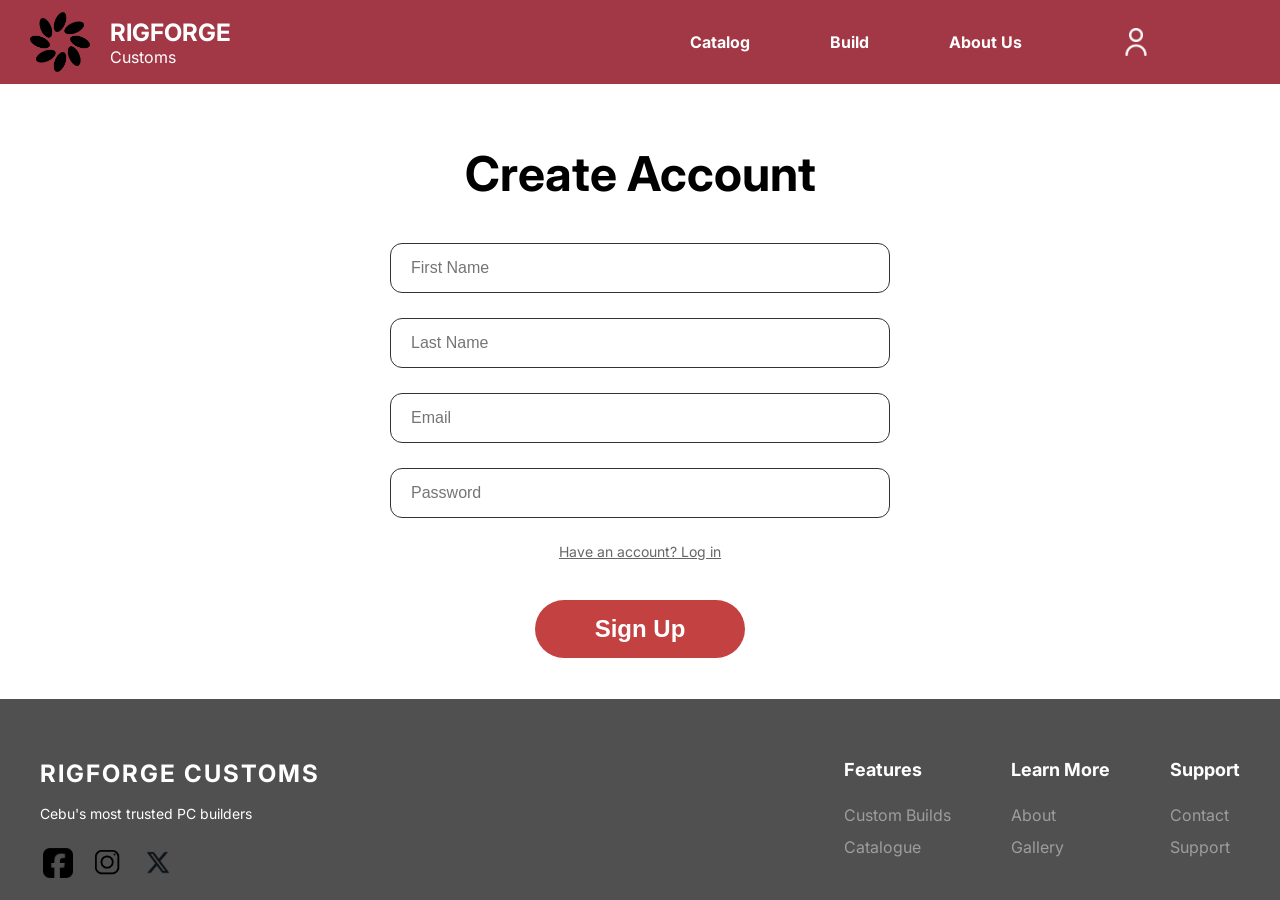
<file: RigForge Website/rigForgeRegister.html>
<html>

<head>
    <meta charset="UTF-8">
    <title>Create Account | Rigforge Customs</title>
    <link rel="icon" type="image/x-icon" href="assets/rigforgeHeadLogo.png">
    <link rel="stylesheet" href="rigstyles.css">

    <link href="https://fonts.googleapis.com/css2?family=Inter:ital,opsz,wght
    @0,14..32,100..900;1,14..32,100..900&family=Montserrat:ital,
    wght@0,100..900;1,100..900&display=swap" rel="stylesheet">

</head>

<body>
    <!-- Header -->
    <a href="rigforge.html" class="redirectHome">
        <div class="headerBar">
            <img src="assets/rigforge.png" alt="Rigforge Logo">
            <div class="textOverlap">
                <h2>RIGFORGE</h2>
                <span>Customs</span>
            </div>
    </a>

    <div class="navigator">
        <div class="navItems">
            <a href="rigforgeCatalog.html">Catalog</a>
            <a href="rigforgeBuildPage.html">Build</a>
            <a href="rigforgeAboutUs.html">About Us</a>
            <a id="userNavBtn" href="rigforgeLogin.html"><img src="assets/user.png" alt="user"></a>
        </div>
    </div>
    </div>

    <!-- Start of Content here-->

    <div class="signup">
        <h1>Create Account</h1>
        <form class="signupForm">
            <input type="text" id="regFirstName" placeholder="First Name" class="signupBox">
            <input type="text" id="regLastName" placeholder="Last Name" class="signupBox">
            <input type="text" id="regEmail" placeholder="Email" class="signupBox">
            <input type="password" id="regPassword" placeholder="Password" class="signupBox">
            <a href="rigforgeLogin.html" class="existingAccount">Have an account? Log in</a>
            <button type="button" id="registerBtn" class="signup">Sign Up</button>
        </form>
    </div>



    <footer>
        <div class="footerContainer">
            <div class="footerBrand">
                <div class="titleText">
                    <h2>RIGFORGE CUSTOMS</h2>
                </div>
                <p>Cebu's most trusted PC builders</p>
                <div class="socialPlaceholders">
                    <div class="socialCircle"><a href="#"><img src="assets/facebook.webp"></a></div>
                    <div class="socialCircle"><a href="#"><img src="assets/insta.png"></a></div>
                    <div class="socialCircle"><a href="#"><img src="assets/x.png"></a></div>
                </div>
            </div>

            <div class="footerLinks">
                <h3>Features</h3>
                <a href="rigforgeBuildPage.html">Custom Builds</a>
                <a href="rigforgeCatalog.html">Catalogue</a>
            </div>

            <div class="footerLinks">
                <h3>Learn More</h3>
                <a href="rigforgeAboutUs.html">About</a>
                <a href="rigforgeBuildPage.html">Gallery</a>
            </div>
            <div class="footerLinks">
                <h3>Support</h3>
                <a href="rigforgeAboutUs.html">Contact</a>
                <a href="rigforgeAboutUs.html">Support</a>
            </div>



        </div>

    </footer>


    <script src="rigforge.js"></script>
</body>



</html>
</file>
<file: RigForge Website/rigstyles.css>
* {
    margin: 0;
    padding: 0;
}

body {
    font-family: "Inter", sans-serif;
    display: flex;
    flex-direction: column;
    min-height: 100vh;
}

/* for pages that dont need a scroll */

body.force-no-scroll {
    overflow: hidden;
}


/* HOME PAGE */
.headerBar {
    color: white;
    display: flex;
    flex-direction: row;
    background-color: #A23746;
    padding: 12px 10px;
}

.redirectHome {
    text-decoration: none;
    color: inherit;
    display: flex;
    align-items: center;
}

.headerBar img {
    width: 60px;
    height: 60px;
    padding: 0px 20px 0px 20px;
}

.navigator {
    display: flex;
    justify-content: flex-end;
    margin-left: auto;
    margin-right: 100px;

}

.navItems {
    display: flex;
    gap: 80px;
    align-items: center;
}

.navItems a {
    text-decoration: none;
    color: white;
    font-weight: bold;
}

.navItems img {
    width: 28px;
    height: auto;
}

.homeContent {
    display: flex;
    justify-content: space-between;
    align-items: center;
    padding: 60px 160px 100px 120px;
    gap: 40px;
    background-color: white;
}

.leftHome {
    flex: 1;
    max-width: 550px;
}

.leftHome span {
    font-size: 82px;
    font-weight: bolder;
    display: block;
    animation: slideUpFade 0.7s ease forwards;
    opacity: 0;
}

.leftHome p {
    line-height: 1.6;
    font-weight: bold;
    color: #9f9c9c;
}

.biotext {
    margin-top: 20px;
    animation: slideUpFade 0.7s ease 0.3s forwards;
    opacity: 0;
}

.CTA {
    display: flex;
    justify-content: flex-start;
    margin-top: 40px;
    animation: slideUpFade 0.7s ease 0.55s forwards;
    opacity: 0;
}

@keyframes slideUpFade {
    from {
        opacity: 0;
        transform: translateY(28px);
    }
    to {
        opacity: 1;
        transform: translateY(0);
    }
}



.rightHome {
    flex: 2;
    max-width: 900px;
    border-radius: 25px;
    overflow: hidden;
    box-shadow: 0 20px 40px rgba(0, 0, 0, 0.1);
    padding-top: 40px;
    animation: float 3s ease-in-out infinite;
}

.rightHome img {
    width: 100%;
    aspect-ratio: 16 / 9;
    object-fit: cover;
    object-position: center;
    display: block;
    border-radius: 24px;

}

@keyframes float {
    0% {
        transform: translateY(0);
    }

    50% {
        transform: translateY(-5px);
    }

    100% {
        transform: translateY(0);
    }
}

.CTA {
    display: flex;
    justify-content: flex-start;
    margin-top: 40px;
}

.CTA button {
    background-color: #A23746;
    color: white;
    padding: 16px 40px;
    border: none;
    border-radius: 10px;
    font-size: 18px;
    font-weight: bold;
    cursor: pointer;
    transition: transform 0.2s ease;
}

.CTA button:hover {
    transform: scale(1.05);
    background-color: #bf2136;
}

.brandShowcase {
    display: flex;
    margin-top: auto;
    justify-content: space-around;
    align-items: center;
    box-sizing: border-box;
    background-color: #E1e1e1;
    padding: 50px 30px 55px 30px;
    overflow: hidden;
    width: 100%;
}

.brandShowcase img {
    height: 120px;
    width: auto;
    filter: grayscale(100%);
    opacity: 0.6;
    display: block;
}

/* END OF HOME PAGE */






/*ABOUT US PAGE*/

.headText {
    padding: 30px 20px 10px 90px;
}

.headtext span {
    font-size: 48px;
    font-weight: bold;
}

.aboutIntro {
    display: flex;
    padding: 0 120px;
    margin-bottom: 40px;
}

.leftAbout {
    flex: 2;
    max-width: 800px;
    border-radius: 25px;
    overflow: hidden;
    margin-top: 40px;

}

.leftAbout img {
    width: 100%;
    aspect-ratio: 16 / 9;
    object-fit: cover;
    object-position: center;
    display: block;
    border-radius: 24px;

}



.rightAbout {
    flex: 1;
    padding-left: 120px;
    margin-top: 40px;
}

.rightAbout h2 {
    font-size: 42px;
    margin-bottom: 20px;
    font-weight: bold;
}

.rightAbout span {
    display: block;
    line-height: 1.6;
    font-weight: bold;
    color: #9f9c9c;
    max-width: 800px;
    font-size: 18px;
}

.contactInfo {
    padding-top: 60px;
}

.contactInfo p {
    line-height: 1.6;
    font-weight: bolder;
    font-size: 18px;
}

#FAQ {
    background-color: #ededed;
    display: flex;
    flex-direction: column;
    padding-bottom: 20px;
}

.questionsTitle {
    padding: 30px 20px 20px 350px;
}

.questionsTitle span {
    font-size: 52px;
    font-weight: bold;
}


.question {
    display: grid;
    grid-template-columns: repeat(3, 1fr);
    gap: 30px;
    max-width: 1200px;
    margin: 0 auto;
    padding: 10px 20px;
}

.questionCard {
    background-color: white;
    padding: 40px 30px;
    border-radius: 15px;
    box-shadow: 0 10px 20px rgba(0, 0, 0, 0.05);
    min-height: 200px;
}

.questionCard p {
    font-size: 16px;
    line-height: 1.6;
    margin-bottom: 15px;
    color: #333;
}





/* LOGIN AND SIGNUP PAGE*/


.login,
.signup {
    display: flex;
    flex-direction: column;
    align-items: center;
    padding-top: 60px;
}

.login h1,
.signup h1 {
    font-size: 48px;
    margin-bottom: 40px;
}


.loginForm,
.signupForm {
    display: flex;
    flex-direction: column;
    align-items: center;
    width: 100%;
    max-width: 500px;
}


.loginBox,
.signupBox {
    width: 100%;
    padding: 15px 20px;
    margin-bottom: 25px;
    border: 1px solid #333;
    border-radius: 12px;
    font-size: 16px;
    box-sizing: border-box;
}


.forgotPassword,
.createAccount,
.existingAccount {
    text-decoration: underline;
    color: #666;
    font-size: 14px;
    margin-bottom: 20px;
}

.forgotPassword {
    align-self: flex-start;
    margin-top: -15px;
}


.signin,
button.signup {
    background-color: #C34141;
    color: white;
    padding: 15px 60px;
    border: none;
    border-radius: 50px;
    font-size: 24px;
    font-weight: bold;
    cursor: pointer;
    margin-top: 20px;
    margin-bottom: 15px;
    transition: background-color 0.3s ease;
}

.signin:hover,
button.signup:hover {
    background-color: #8a2e3b;
}

/* FOOOOOTERRR */

/* FOOTER STYLES */
footer {
    background-color: #505050;
    padding: 60px 0 20px 0;
    margin-top: auto;
    overflow: hidden;
}

.footerContainer {
    display: flex;
    justify-content: space-around;
    max-width: 1200px;
    margin: 0 auto;
    padding: 0 20px;
    gap: 60px;
}

.footerBrand {
    flex: 1;
    min-width: 300px;
    padding-right: 90px;
}

.footerBrand h2 {
    color: #ffffff;
    letter-spacing: 2px;
}

.footerBrand p {
    margin-top: 15px;
    color: #ffffff;
    font-size: 14px;
    line-height: 1.6;
}

.footerLinks,
.footerContact {
    display: flex;
    flex-direction: column;
}

.footerLinks h3,
.footerContact h3 {
    margin-bottom: 20px;
    font-size: 18px;
    padding-bottom: 5px;
    color: white;
}

.footerLinks a {
    text-decoration: none;
    color: #9f9c9c;
    margin-bottom: 12px;
    transition: color 0.3s ease;
}

.footerLinks a:hover {
    color: #A23746;
}



.socialPlaceholders {
    display: flex;
    gap: 15px;
    margin-top: 20px;
}

.socialCircle {
    width: 35px;
    height: 35px;
    display: flex;
    align-items: center;
    justify-content: center;
    font-size: 12px;
    font-weight: bold;
    cursor: pointer;
    transition: background 0.3s ease;
}

.socialCircle img {
    height: 30px;
    width: 30px;
    object-fit: contain;
    display: block;
}








/*  BUILD PAGE */

main {
    display: flex;
    justify-content: center;
    background-color: white;
    padding-top: 20px;
}

.buildHero {
    background-image: linear-gradient(rgba(0, 0, 0, 0.4),
    rgba(0, 0, 0, 0.4)), url('assets/build-pc.avif');
    background-size: cover;
    background-position: center;
    height: 400px;
    width: 80%;
    max-width: 1200px;
    display: flex;
    justify-content: center;
    align-items: center;
    text-align: center;
    color: white;
    border-radius: 4px;
    box-shadow: 0 10px 30px rgba(0, 0, 0, 0.3);
    animation: float 3s ease-in-out infinite;
    
}


.heroContent h1 {
    font-size: 62px;
    font-weight: 800;
    margin-bottom: 10px;
}

.heroContent p {
    font-size: 20px;
    margin-bottom: 60px;
}



.recentBuilds {
    background-color: #333333;
    padding: 45px 0;
    text-align: center;
    color: white;
    margin-top: 20px;
}

.recentBuilds h3 {
    margin-bottom: 40px;
    font-size: 22px;
    font-weight: 400;
    letter-spacing: 1px;
}

.quoteBuildBtn {
    background-color: #E63946;
    color: white;
    padding: 12px 35px;
    border: none;
    border-radius: 10px;
    font-size: 14px;
    font-weight: bold;
    cursor: pointer;
    transition: all 0.3s ease;
}

.quoteBuildBtn:hover {
    transform: scale(1.03);
}

.build {
    display: flex;
    justify-content: center;
    align-items: center;
}

.buildsContainer {
    display: grid;
    grid-template-columns: repeat(3, 1fr);
    gap: 40px;
    max-width: 1100px;
    justify-items: center;
    align-items: center;
}

.buildItem {
    width: 100%;
    height: 100%;
    display: flex;
    justify-content: center;
    align-items: center;
}

.buildItem img {
    max-height: 100%;
    max-width: 100%;
    width: auto;
    object-fit: contain;
    transition: transform 0.3s ease;
}


.buildItem:hover img {
    transform: translateY(-5px);
    cursor: pointer;
}




/* ACCOUNTS PAGE */


.account-page {
    background-color: white;
    padding: 60px 20px;
    display: flex;
    flex-direction: column;
    align-items: center;
    color: #333;
}

.account-page h1 {
    font-size: 36px;
    margin-bottom: 40px;
}


.account-section,
.order-section {
    width: 100%;
    max-width: 800px;
    margin-bottom: 30px;
}

.account-section h3,
.order-section h3 {
    font-size: 18px;
    margin-bottom: 10px;
    color: #343333;
}


.details-table {
    width: 100%;
    border-collapse: collapse;
}

.details-table td {
    border: 1px solid #6f6666;
    padding: 12px 15px;
    font-size: 16px;
}


.details-table td:first-child {
    width: 20%;
    color: #888;
}


.order-section p {
    font-size: 14px;
    color: #888;
    margin-left: 20px;
}

/* Logout link */
.logout-container {
    margin-top: 40px;
}

.logout-link {
    color: #333;
    font-weight: bold;
    text-decoration: underline;
    font-size: 16px;
}

/* Edit button */
.account-section {
    position: relative;
}

.edit-btn {
    position: absolute;
    top: 0;
    right: 0;
    background: none;
    border: none;
    color: #A23746;
    font-size: 16px;
    font-weight: 600;
    padding: 5px 4px;
    cursor: pointer;
    transition: background 0.18s, color 0.18s;
    text-decoration: underline;
}

.edit-btn:hover{
    
    transition: 0.2s ease;
    color: #7a1a28;
}



/* Inline edit inputs */
.details-table .editable-input {
    width: 100%;
    border: none;
    border-bottom: 1.5px solid #9b2335;
    background: transparent;
    font-family: inherit;
    font-size: inherit;
    font-weight: 500;
    color: inherit;
    padding: 2px 4px;
    outline: none;
    transition: border-color 0.15s;
}

.details-table .editable-input:focus {
    border-bottom-color: #c0392b;
}

/* Validation error text */
.field-error {
    display: none;
    color: #c0392b;
    font-size: 0.75rem;
    margin-top: 2px;
}

.field-error.visible {
    display: block;
}

/* Save / Cancel action row */
.edit-actions {
    display: none;
    align-items: center;
    gap: 10px;
    margin-top: 14px;
    justify-content: flex-end;
}

.edit-actions.visible {
    display: flex;
}

.save-btn {
    background: #9b2335;
    color: #fff;
    border: none;
    font-family: inherit;
    padding: 6px 20px;
    border-radius: 4px;
    cursor: pointer;
    transition: background 0.15s;
        font-weight: 600;
}

.save-btn:hover {
    background: #7a1a28;
}

.cancel-btn {
    background: none;
    color: #555;
    border: 1.5px solid #ccc;
    font-family: inherit;
    font-weight: 600;
    padding: 6px 16px;
    border-radius: 4px;
    cursor: pointer;
    transition: border-color 0.15s, color 0.15s;
}

.cancel-btn:hover {
    border-color: #999;
    color: #333;
}


.save-toast {
    display: inline-block;
    opacity: 0;
    font-size: 0.8rem;
    color: #2e7d32;
    font-weight: 600;
    margin-right: auto;
    transition: opacity 0.3s;
}

.save-toast.show {
    opacity: 1;
}










/* CATALOG */



.catalogWrapper {
    display: flex;
    flex-direction: column;
    overflow: hidden;
}

.redirection {
    padding: 18px 50px 10px 50px;
    font-size: 14px;
    color: #555;
    font-weight: bold;

}

.redirection a {
    text-decoration: none;
    padding-left: 2px;
    color: #555;

}

.redirection a:hover {
    color: #A23746;
    transition: 0.3s;
}



.catalogMain {
    display: flex;
    flex: 1;
    padding: 0 50px 40px 30px;
    gap: 30px;
    max-width: 1200px;
    margin: 0 auto;
    width: 100%;
    box-sizing: border-box;
}

.catalogSidebar {
    width: 300px;
    padding-top: 50px;
}

.filterGroup {
    margin-bottom: 28px;
}

.filterGroup h4 {
    font-size: 15px;
    font-weight: 700;
    margin-bottom: 12px;
    color: #111;
}

.filterOption {
    display: flex;
    align-items: center;
    gap: 8px;
    margin-bottom: 9px;
    font-size: 14px;
    color: #333;
    cursor: pointer;
}

.filterOption input[type="checkbox"] {
    width: 15px;
    height: 15px;
    accent-color: #A23746;
    cursor: pointer;
}

.priceRangeGroup {
    margin-bottom: 28px;
}

.priceRangeGroup h4 {
    font-size: 15px;
    font-weight: 700;
    margin-bottom: 12px;
    color: #111;
}

.priceInputRow {
    display: flex;
    align-items: center;
    gap: 8px;
}

.priceInputRow span {
    font-size: 14px;
    font-weight: 600;
    color: #333;
}

.priceInput {

    border-radius: 6px;
    padding: 7px 10px;
    font-size: 13px;
    width: 140px;
    outline: none;
}

.priceInput:focus {
    border-color: #A23746;
}

.filterActions {
    display: flex;
    align-items: center;
    gap: 14px;
    margin-top: 20px;
}

.applyBtn {
    background-color: #A23746;
    color: white;
    border: none;
    border-radius: 8px;
    padding: 10px 22px;
    font-size: 14px;
    font-weight: 600;
    cursor: pointer;
    transition: background-color 0.2s ease;
}

.applyBtn:hover {
    background-color: #8a2e3b;
}

.clearBtn {
    background: none;
    border: none;
    font-size: 14px;
    color: #333;
    cursor: pointer;
    font-weight: 500;
}

.clearBtn:hover {
    color: #A23746;
}

.catalogContent {
    flex: 1;
}

.sortBar {
    display: flex;
    justify-content: flex-end;
    align-items: center;
    margin-bottom: 20px;
    gap: 10px;
}

.sortBar label {
    font-size: 14px;
    color: #444;
    font-weight: 500;
}

.sortSelect {
    border: 1.5px solid #ccc;
    border-radius: 8px;
    padding: 6px 14px;
    font-size: 14px;
    color: #333;
    background-color: white;
    cursor: pointer;
    outline: none;
    font-weight: 500;
}



.productGrid {
    display: grid;
    grid-template-columns: repeat(3, minmax(250px, 1fr));
    gap: 60px;
}

.productCard {
    background-color: white;
    overflow: hidden;
    box-shadow: 0 4px 14px rgba(0, 0, 0, 0.35);
    cursor: pointer;
    transition: transform 0.25s ease, box-shadow 0.25s ease;
    position: relative;

}

.productCard:hover {
    transform: scale(1.04);
    box-shadow: 0 16px 36px rgba(0, 0, 0, 0.18);
    outline: 5px solid #A23746;
}

.productImageWrap {
    position: relative;
    height: 300px;
    background-color: #e8e8e8;
    overflow: hidden;
}

.productImageWrap img {
    width: 100%;
    height: 100%;
    object-fit: cover;
    object-position: center;
    display: block;
    transition: transform 0.3s ease;
}

.productCard:hover .productImageWrap img {
    transform: scale(1.03);

}

.productOverlay {
    position: absolute;
    bottom: 0;
    left: 0;
    right: 0;
    background: linear-gradient(transparent, rgba(0, 0, 0, 0.72));
    padding: 30px 14px 12px 14px;
    color: white;
}

.productOverlay .prodTitle {
    font-size: 12px;
    font-weight: 400;
    opacity: 0.85;
    margin-bottom: 2px;
}

.productOverlay .prodName {
    font-size: 14px;
    font-weight: 700;
}

.productOverlay .prodSpec {
    font-size: 12px;
    font-weight: 500;
    opacity: 0.9;
}

.productPrice {
    background-color: #A23746;
    color: white;
    padding: 10px 16px;
    font-size: 15px;
    font-weight: 700;
    letter-spacing: 0.3px;
}

.numberBar {
    display: flex;
    justify-content: center;
    align-items: center;
    gap: 8px;
    padding: 30px 0 10px 0;
}

.pageBtn {
    width: 34px;
    height: 34px;
    display: flex;
    align-items: center;
    justify-content: center;
    border: none;
    background: none;
    font-size: 15px;
    font-weight: 600;
    color: #333;
    cursor: pointer;
    border-radius: 6px;
    transition: background-color 0.2s;
    text-decoration: underline;
}

.pageBtn:hover {
    background-color: #f0e0e2;
    color: #A23746;
}

.pageDots {
    font-size: 15px;
    color: #555;
    padding: 0 2px;
}

.pageArrow {
    width: 34px;
    height: 34px;
    display: flex;
    align-items: center;
    justify-content: center;
    background: none;
    border: none;
    font-size: 18px;
    color: #333;
    cursor: pointer;
    border-radius: 6px;
    transition: background-color 0.2s;
}

.pageArrow:hover {
    background-color: #f0e0e2;
    color: #A23746;
}

/* PRODUCT PAGE */


.productDetailWrapper {
    display: flex;
    gap: 120px;
    padding: 30px 50px;
    max-width: 1200px;
    margin: 0 auto;
    width: 100%;
    box-sizing: border-box;
}


.productImageSection {
    display: flex;
    gap: 12px;
}


.thumbnailStrip {
    display: flex;
    flex-direction: column;
    justify-content: space-evenly;
    gap: 30px;
}

.thumbnail {
    width: 180px;
    height: 180px;
    object-fit: cover;
    cursor: pointer;
    border: 2px solid transparent;
    transition: border-color 0.2s ease;
    background-color: #e8e8e8;
}

.thumbnail:hover {
    border-color: #A23746;
}

.thumbnail.active {
    border-color: #A23746;
}


.mainImageWrap {
    flex: 1;
    background-color: #e8e8e8;
    border-radius: 8px;
    overflow: hidden;
    max-height: 600px;
}

.mainImageWrap img {
    width: 100%;
    height: 100%;
    object-fit: cover;
    object-position: center;
    display: block;
}


.productDetailInfo {
    display: flex;
    flex-direction: column;
    justify-content: flex-start;
    padding-top: 10px;
}

.productDetailInfo h1 {
    font-size: 24px;
    font-weight: 700;
    color: #111;
    margin-bottom: 10px;
    line-height: 1.4;
}

.productDetailMeta {
    font-size: 13px;
    color: #666;
    margin-bottom: 6px;
}

.productDetailPrice {
    font-size: 28px;
    font-weight: 700;
    color: #111;
    margin: 20px 0;
}

.productQtyRow {
    display: flex;
    flex-direction: column;
    gap: 6px;
    margin-bottom: 20px;
}

.productQtyRow label {
    font-size: 13px;
    font-weight: 600;
    color: #333;
}

.productQtyRow input {
    width: 60px;
    padding: 6px 10px;
    border: 1px solid #ccc;
    border-radius: 6px;
    font-size: 15px;
    text-align: center;
}

.buyNowBtn {
    background-color: #A23746;
    color: white;
    border: none;
    border-radius: 24px;
    padding: 14px 40px;
    font-size: 16px;
    font-weight: 700;
    cursor: pointer;
    width: fit-content;
    transition: background-color 0.2s ease, transform 0.2s ease;
}

.buyNowBtn:hover {
    background-color: #8a2e3b;
    transform: scale(1.03);
}


.productDivider {
    border: none;
    border-top: 1px solid #ddd;
    margin: 10px 50px;
}


.productDescSection {
    max-width: 1200px;
    margin: 0 auto;
    padding: 20px 50px 50px 50px;
    width: 100%;
    box-sizing: border-box;
    background-color: #f5f5f5;
}

.productDescSection h3 {
    font-size: 16px;
    font-weight: 700;
    margin-bottom: 10px;
    margin-top: 24px;
    color: #111;
}

.productDescSection p {
    font-size: 14px;
    line-height: 1.7;
    color: #444;
    max-width: 600px;
}

.productDescSection ul {
    padding-left: 20px;
    font-size: 14px;
    color: #444;
    line-height: 2;
}

/* CHECKOUT PAGE */
 
.checkoutWrapper {
    display: flex;
    max-width: 1100px;
    margin: 40px auto;
    width: 100%;
    overflow: hidden;
}
 
.checkoutLeft {
    flex: 1.2;
    padding: 40px 60px;
    background-color: white;
    display: flex;
    flex-direction: column;
    gap: 24px;
}
 
.checkoutTitle {
    font-size: 22px;
    font-weight: 700;
    color: #111;
}
 
.checkoutLabel {
    display: block;
    font-size: 14px;
    font-weight: 600;
    color: #111;
    margin-bottom: 10px;
}
 
.checkoutSection {
    display: flex;
    flex-direction: column;
    gap: 10px;
}
 
.checkoutInput {
    width: 100%;
    padding: 12px 14px;
    border: 1px solid #ccc;
    border-radius: 8px;
    font-size: 14px;
    color: #333;
    box-sizing: border-box;
    outline: none;
    transition: border-color 0.2s ease;
}
 
.checkoutInput:focus {
    border-color: #A23746;
}
 
.checkoutRow {
    display: flex;
    gap: 10px;
}
 
.checkoutInput.half {
    flex: 1;
}
 
.checkoutRadioGroup {
    display: flex;
    flex-direction: column;
    gap: 8px;
}
 
.checkoutRadioOption {
    display: flex;
    align-items: center;
    gap: 10px;
    padding: 12px 16px;
    border: 1px solid #ccc;
    border-radius: 8px;
    font-size: 14px;
    cursor: pointer;
    transition: border-color 0.2s ease, background-color 0.2s ease;
}
 
.checkoutRadioOption.selected {
    border-color: #377da2;
    background-color: #caecff;
}
 
.checkoutRadioOption input[type="radio"] {
    accent-color: #377da2;
}
 
.checkoutAgree {
    display: flex;
    align-items: center;
    gap: 10px;
    font-size: 14px;
    color: #333;
    cursor: pointer;
}
 
.checkoutAgree input[type="checkbox"] {
    accent-color: #A23746;
    width: 15px;
    height: 15px;
}
 
.completeOrderBtn {
    background-color: #A23746;
    color: white;
    border: none;
    border-radius: 8px;
    padding: 16px;
    font-size: 16px;
    font-weight: 700;
    cursor: pointer;
    width: 100%;
    transition: background-color 0.2s ease;
}
 
.completeOrderBtn:hover {
    background-color: #8a2e3b;
}
 
.checkoutRight {
    flex: 1;
    background-color: #f5f5f5;
    padding: 40px 50px;
    display: flex;
    flex-direction: column;
    gap: 30px;
}
 
.checkoutProductRow {
    display: flex;
    align-items: center;
    gap: 16px;
}
 
.checkoutProductRow img {
    width: 70px;
    height: 70px;
    object-fit: cover;
    border-radius: 8px;
    border: 1px solid #ddd;
    background-color: #e8e8e8;
}
 
.checkoutProductDetails {
    flex: 1;
    display: flex;
    flex-direction: column;
    gap: 4px;
}
 
.checkoutProductDetails p {
    font-size: 13px;
    color: #333;
    line-height: 1.4;
}
 
.checkoutProductPrice {
    font-size: 14px;
    font-weight: 700;
    color: #111;
    white-space: nowrap;
}
 
.checkoutSummary {
    display: flex;
    flex-direction: column;
    gap: 14px;
    border-top: 1px solid #ddd;
    padding-top: 20px;
}
 
.checkoutSummaryRow {
    display: flex;
    justify-content: space-between;
    font-size: 14px;
    color: #333;
}
 
.checkoutSummaryRow.total {
    font-size: 16px;
    font-weight: 700;
    color: #111;
}

 
.checkoutShippingNote {
    font-size: 13px;
    color: #888;
}

.inputGroup {
    display: flex;
    flex-direction: column;
    gap: 4px;
    flex: 1;
}

.inputGroup .checkoutInput {
    width: 100%;
}

.checkoutInput.error {
    border-color: #A23746;
    background-color: #fff5f6;
}

.checkoutError {
    font-size: 12px;
    color: #A23746;
}

/* QUOTATION PAGE */
 
.quotationWrapper {
    max-width: 900px;
    margin: 20px auto;
    padding: 0 40px;
    width: 100%;
    box-sizing: border-box;
    flex: 1;
}
 
.quotationTitle {
    font-size: 22px;
    font-weight: 700;
    color: #111;
    margin-bottom: 28px;
}
 
.quotationForm {
    display: flex;
    flex-direction: column;
    gap: 22px;
}
 
.quotationRow {
    display: flex;
    gap: 20px;
    align-items: flex-end;
}
 
.quotationRow.alignTop {
    align-items: flex-start;
}
 
.quotationGroup {
    display: flex;
    flex-direction: column;
    gap: 6px;
    flex: 1;
}
 
.quotationLabel {
    font-size: 13px;
    font-weight: 600;
    color: #111;
}
 
.quotationSubLabel {
    font-size: 12px;
    font-weight: 500;
    color: #555;
    margin-top: 6px;
}
 
.quotationInput,
.quotationSelect,
.quotationTextarea {
    width: 100%;
    padding: 10px 12px;
    border: 1px solid #979595;
    border-radius: 6px;
    font-size: 13px;
    color: #333;
    box-sizing: border-box;
    outline: none;
    font-family: "Inter", sans-serif;
    transition: border-color 0.2s ease;
    background-color: white;
}
 
.quotationInput:focus,
.quotationSelect:focus,
.quotationTextarea:focus {
    border-color: #A23746;
}
 
.quotationSelect {
    cursor: pointer;
}
 
.quotationSelectNarrow {
    max-width: 200px;
}
 
.quotationTextarea {
    resize: vertical;
    min-height: 120px;
}
 
.quotationError {
    font-size: 12px;
    color: #A23746;
    min-height: 16px;
}
 
.quotationInput.error,
.quotationSelect.error {
    border-color: #A23746;
    background-color: #fff5f6;
}
 
.quotationSubmitRow {
    display: flex;
    justify-content: center;
    padding: 10px 0 20px 0;
}
 
.quotationSubmitBtn {
    background-color: #A23746;
    color: white;
    border: none;
    border-radius: 8px;
    padding: 14px 50px;
    font-size: 15px;
    font-weight: 700;
    cursor: pointer;
    transition: background-color 0.2s ease, transform 0.2s ease;
}
 
.quotationSubmitBtn:hover {
    background-color: #8a2e3b;
    transform: scale(1.03);
}
</file>
